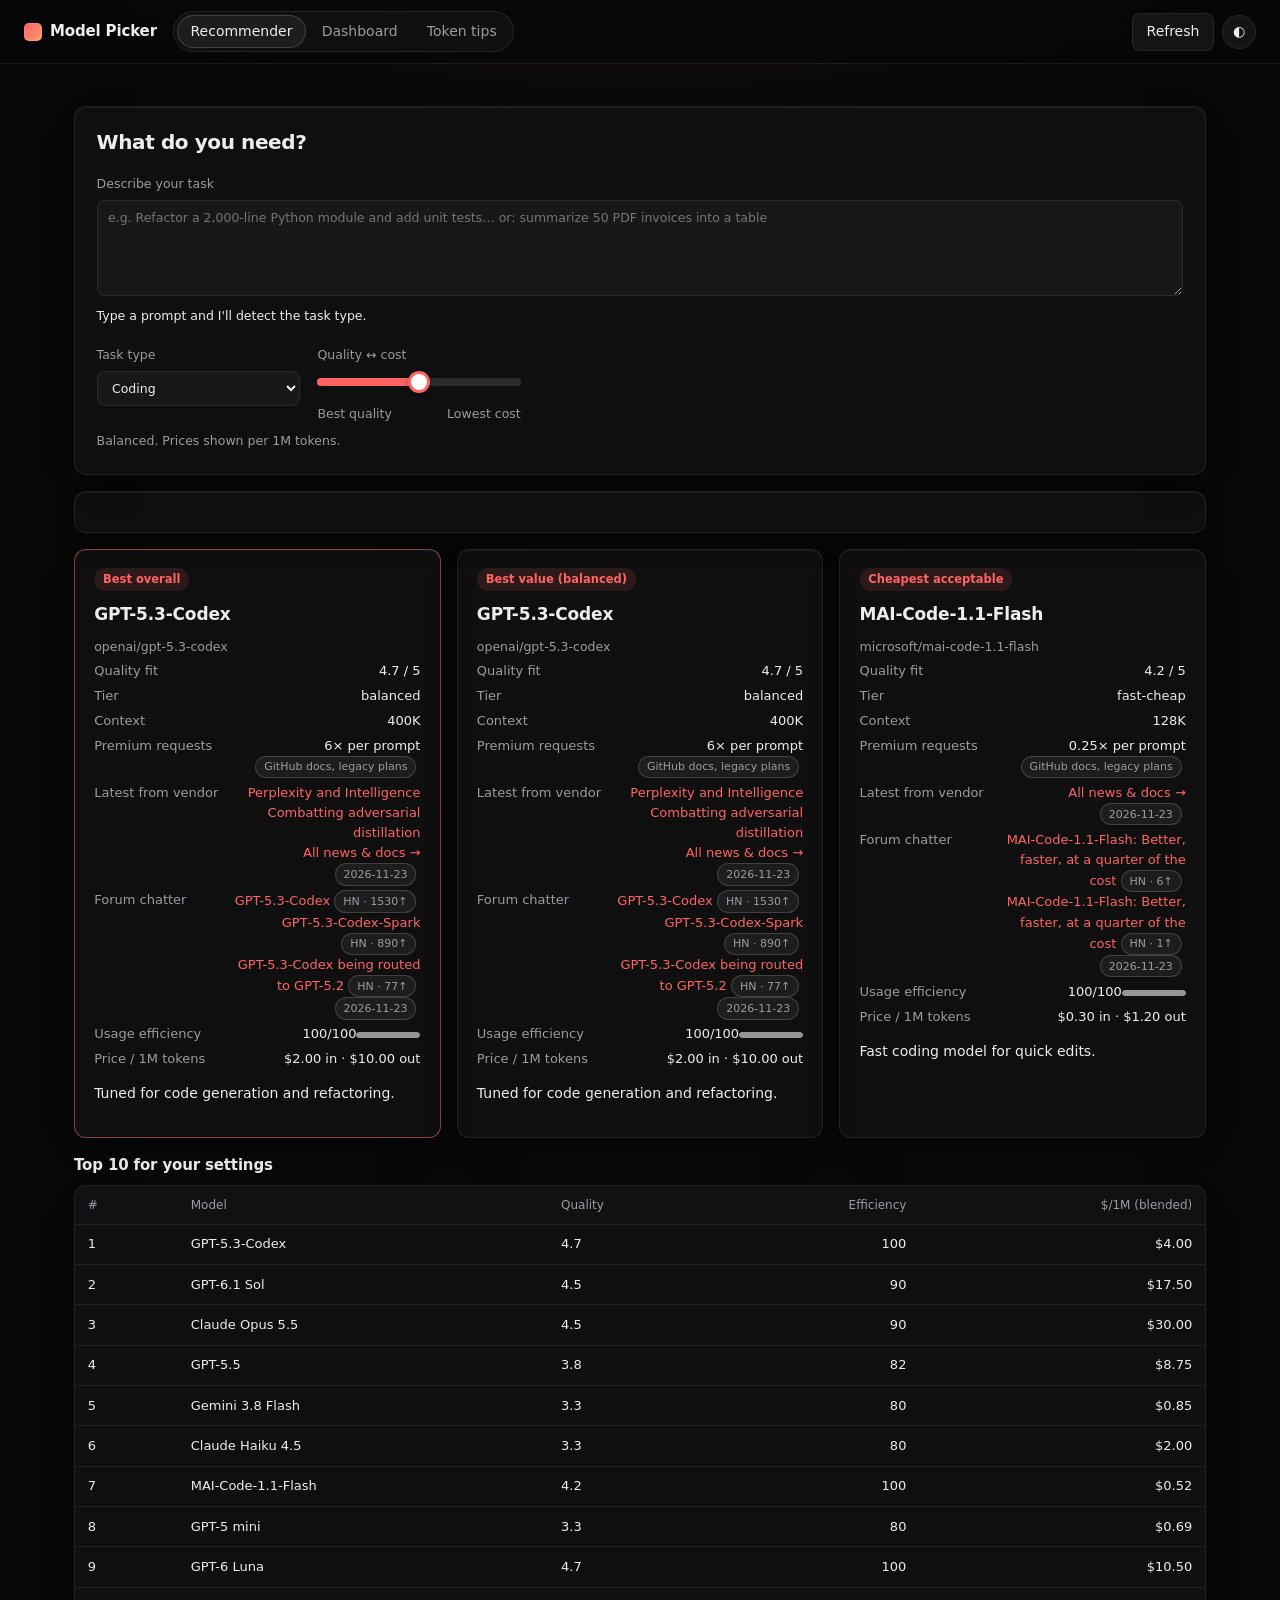
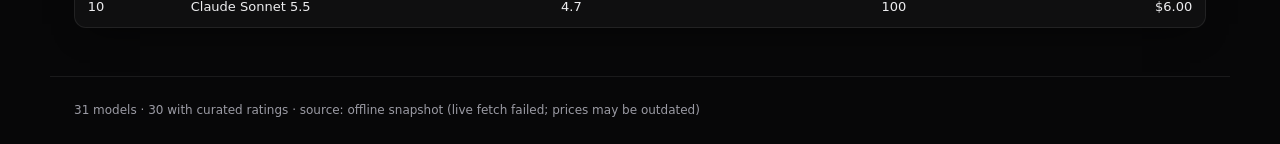
<file: index.html>
<!DOCTYPE html>
<html lang="en">
<head>
<meta charset="utf-8">
<meta name="viewport" content="width=device-width, initial-scale=1">
<title>Model Picker</title>
<link rel="stylesheet" href="style.css">
</head>
<body>
<header>
  <h1>Model Picker</h1>
  <nav id="tabs">
    <button data-view="recommender" class="active">Recommender</button>
    <button data-view="dashboard">Dashboard</button>
    <button data-view="tips">Token tips</button>
  </nav>
  <div class="header-right">
    <button id="refresh">Refresh</button>
    <button id="theme" aria-label="Toggle theme">◐</button>
  </div>
</header>
<div id="status" role="status"></div>

<main>
<section id="view-recommender" class="view">
  <div class="panel">
    <h2>What do you need?</h2>
    <div class="grid">
      <label class="wide">Describe your task
        <textarea id="prompt" rows="4" placeholder="e.g. Refactor a 2,000-line Python module and add unit tests… or: summarize 50 PDF invoices into a table"></textarea>
        <span class="hint"><span id="detected">Type a prompt and I'll detect the task type.</span></span>
      </label>
      <label id="taskWrap">Task type
        <select id="task">
          <optgroup label="General">
            <option value="coding">Coding</option>
            <option value="reasoning">Reasoning / analysis</option>
            <option value="writing">Writing</option>
            <option value="extraction">Summarization / extraction</option>
            <option value="vision">Vision (images)</option>
            <option value="speed">Fast chat / low latency</option>
          </optgroup>
          <optgroup label="Design &amp; UX">
            <option value="uxdesign">UI / visual design review</option>
            <option value="uxwriting">UX writing &amp; microcopy</option>
            <option value="research">UX research synthesis</option>
            <option value="frontend">Design → front-end code</option>
          </optgroup>
          <optgroup label="Other">
            <option value="data">Data &amp; spreadsheets</option>
            <option value="ideation">Brainstorming &amp; ideation</option>
            <option value="agentic">Multi-step agent tasks</option>
            <option value="longdoc">Long documents</option>
            <option value="translation">Translation &amp; localization</option>
          </optgroup>
        </select>
      </label>
      <label class="costonly">Quality ↔ cost
        <input type="range" id="slider" min="0" max="100" value="50">
        <span class="hint"><span>Best quality</span><span>Lowest cost</span></span>
      </label>
    </div>
    <p class="hint" id="modeHint"></p>
  </div>
  <div id="usage" class="panel"></div>
  <div id="results"></div>
</section>

<section id="view-dashboard" class="view" hidden>
  <div class="panel">
    <div class="grid">
      <label>Search <input type="search" id="q" placeholder="name or id"></label>
      <label>Tier
        <select id="tierFilter"><option value="">All</option><option>flagship</option><option>balanced</option><option>fast-cheap</option></select>
      </label>
      <label class="check"><input type="checkbox" id="fVision"> Vision only</label>
      <label class="check"><input type="checkbox" id="fRated"> Rated only</label>
      <button id="compareBtn">Compare selected (<span id="cmpCount">0</span>)</button>
    </div>
  </div>
  <div id="compare"></div>
  <div class="table-wrap"><table id="table"></table></div>
</section>

<section id="view-tips" class="view" hidden>
  <div class="panel tips">
    <h2>Token-cost tips</h2>
    <ul>
      <li><b>Output costs 3–5× input.</b> Ask for concise answers, set <code>max_tokens</code>, and request structured output (JSON) instead of prose.</li>
      <li><b>Cache the prefix.</b> Put stable instructions and documents first; prompt caching typically discounts repeated input by 50–90%.</li>
      <li><b>Route by difficulty.</b> Use a fast-cheap model for classification and extraction; escalate to a flagship only when needed.</li>
      <li><b>Trim context.</b> Send only relevant chunks (retrieval) rather than whole documents. Long prompts cost money and can reduce accuracy.</li>
      <li><b>Mind reasoning models.</b> They bill hidden thinking tokens as output; budget 2–10× more output than the visible answer.</li>
      <li><b>Batch where latency allows.</b> Batch APIs are commonly ~50% cheaper.</li>
      <li><b>Keep conversations short.</b> Each turn resends history; summarize or truncate old turns.</li>
      <li><b>Measure.</b> Log tokens per request and watch % of context used; above ~70% quality and cost both suffer.</li>
      <li><b>Even if cost isn't your concern,</b> fewer tokens means lower latency and rate-limit headroom.</li>
    </ul>
  </div>
</section>
</main>
<footer id="footer"></footer>
<script src="app.js"></script>
</body>
</html>
</file>
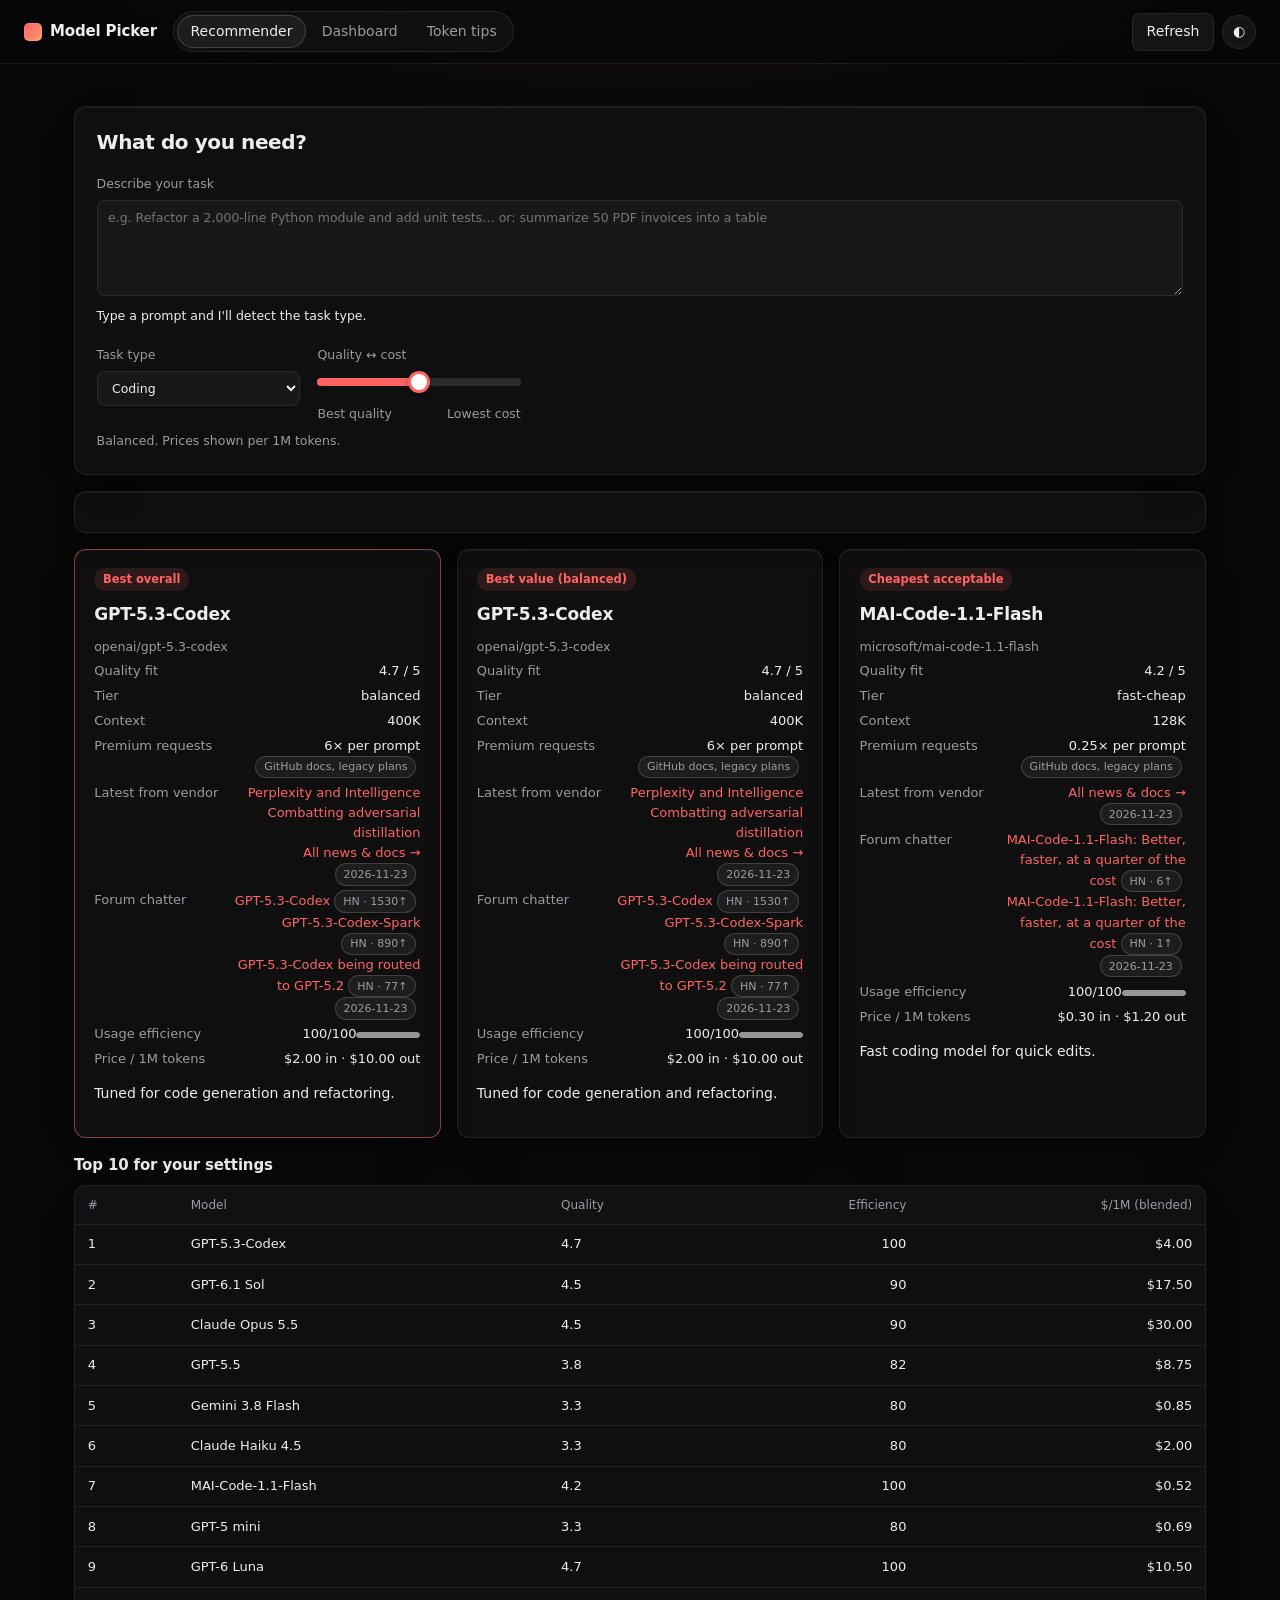
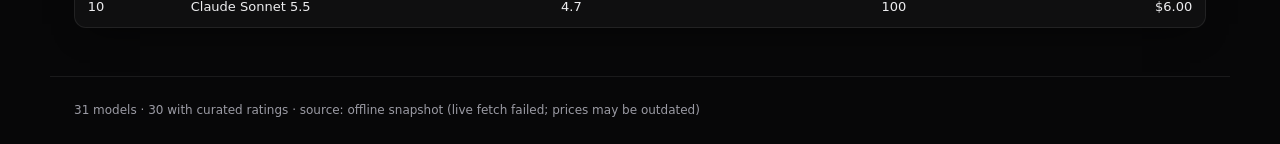
<file: model-picker.html>
<!DOCTYPE html>
<html lang="en">
<head>
<meta charset="utf-8">
<meta name="viewport" content="width=device-width, initial-scale=1">
<title>Model Picker</title>
<style>
:root{
  --bg:#f7f7f8;--bg2:#ffffff;--fg:#111114;--mut:#5d5d66;--panel:#ffffff;--panel2:#f2f2f4;
  --bd:rgba(0,0,0,.09);--bd2:rgba(0,0,0,.16);--acc:#d93a3f;--acc-soft:rgba(217,58,63,.1);
  --ok:#14804a;--warn:#a15c00;--track:#e2e2e6;--shadow:0 1px 2px rgba(0,0,0,.04),0 8px 24px -12px rgba(0,0,0,.12);
  --glow:radial-gradient(1200px 420px at 50% -180px,rgba(255,99,99,.10),transparent 70%);
  --hdr:rgba(247,247,248,.8);--r:12px;--r-sm:8px;
  color-scheme:light;
}
[data-theme=dark]{
  --bg:#070708;--bg2:#0d0d0f;--fg:#ededef;--mut:#9b9ba4;--panel:rgba(255,255,255,.035);--panel2:rgba(255,255,255,.06);
  --bd:rgba(255,255,255,.08);--bd2:rgba(255,255,255,.16);--acc:#ff6363;--acc-soft:rgba(255,99,99,.12);
  --ok:#4ade80;--warn:#fbbf24;--track:rgba(255,255,255,.12);--shadow:0 1px 0 rgba(255,255,255,.04) inset,0 12px 32px -16px rgba(0,0,0,.8);
  --glow:radial-gradient(1100px 460px at 50% -200px,rgba(255,99,99,.16),transparent 70%);
  --hdr:rgba(7,7,8,.72);
  color-scheme:dark;
}
*{box-sizing:border-box}
[hidden]{display:none!important}
html{-webkit-text-size-adjust:100%}
body{margin:0;font:14px/1.55 Inter,ui-sans-serif,system-ui,-apple-system,"Segoe UI",Roboto,sans-serif;
  background:var(--bg) var(--glow) no-repeat;background-attachment:fixed;color:var(--fg);
  -webkit-font-smoothing:antialiased;font-feature-settings:"cv11","ss01"}
a{color:var(--acc);text-decoration:none}a:hover{text-decoration:underline}
:focus-visible{outline:2px solid var(--acc);outline-offset:2px}

header{position:sticky;top:0;z-index:10;display:flex;align-items:center;gap:1rem;flex-wrap:wrap;
  padding:.7rem 1.5rem;background:var(--hdr);backdrop-filter:blur(14px) saturate(140%);
  -webkit-backdrop-filter:blur(14px) saturate(140%);border-bottom:1px solid var(--bd)}
h1{font-size:15px;font-weight:650;letter-spacing:-.01em;margin:0;display:flex;align-items:center;gap:.5rem}
h1::before{content:"";width:18px;height:18px;border-radius:5px;background:linear-gradient(135deg,var(--acc),#ff9a6b);
  box-shadow:0 0 0 1px rgba(255,255,255,.12) inset}
nav#tabs{display:flex;gap:2px;padding:3px;border:1px solid var(--bd);border-radius:999px;background:var(--panel)}
nav#tabs button{border:0;background:transparent;color:var(--mut);padding:.35rem .85rem;border-radius:999px;font-weight:500}
nav#tabs button:hover{color:var(--fg)}
nav#tabs button.active{background:var(--panel2);color:var(--fg);box-shadow:0 0 0 1px var(--bd2) inset}
.header-right{margin-left:auto;display:flex;gap:.5rem;align-items:center}

main{max-width:1180px;margin:0 auto;padding:2rem 1.5rem 3rem}
h2{font-size:20px;font-weight:650;letter-spacing:-.02em;margin:0 0 1rem}
h3{font-size:15px;font-weight:600;letter-spacing:-.01em;margin:.25rem 0 .5rem}
h3 small{color:var(--mut);font-weight:400;font-size:12px}

.panel{background:var(--panel);border:1px solid var(--bd);border-radius:var(--r);padding:1.25rem 1.35rem;
  margin-bottom:1rem;box-shadow:var(--shadow)}
.grid{display:grid;grid-template-columns:repeat(auto-fit,minmax(200px,1fr));gap:1rem 1.1rem;align-items:end}
.grid .wide{grid-column:1/-1}
#view-recommender .grid{align-items:start}
label{display:flex;flex-direction:column;gap:.4rem;font-size:12.5px;font-weight:500;color:var(--mut)}
label.check{flex-direction:row;align-items:center;gap:.5rem;color:var(--fg);font-weight:400;font-size:13.5px}

input,select,button,textarea{font:inherit;color:var(--fg)}
input[type=text],input[type=search],input[type=number],input:not([type]),select,textarea{
  background:var(--bg2);border:1px solid var(--bd);border-radius:var(--r-sm);padding:.5rem .65rem;
  transition:border-color .15s,box-shadow .15s}
[data-theme=dark] input:not([type=range]):not([type=checkbox]),[data-theme=dark] select,[data-theme=dark] textarea{background:rgba(255,255,255,.04)}
input:hover,select:hover,textarea:hover{border-color:var(--bd2)}
input:focus,select:focus,textarea:focus{outline:none;border-color:var(--acc);box-shadow:0 0 0 3px var(--acc-soft)}
textarea{width:100%;min-height:96px;resize:vertical;line-height:1.5;color:var(--fg)}
select optgroup{color:var(--mut)}
input[type=checkbox]{accent-color:var(--acc);width:15px;height:15px}

button{background:var(--panel2);border:1px solid var(--bd);border-radius:var(--r-sm);padding:.45rem .85rem;
  cursor:pointer;font-weight:500;transition:background .15s,border-color .15s}
button:hover{border-color:var(--bd2);background:var(--acc-soft)}
button:active{transform:translateY(1px)}
button:disabled{opacity:.45;cursor:not-allowed}
#theme{width:34px;height:34px;padding:0;border-radius:999px}
.linkbtn{background:none;border:0;padding:0;color:var(--acc);text-decoration:underline;text-underline-offset:2px}
.linkbtn:hover{background:none}

.hint{color:var(--mut);font-size:12.5px;font-weight:400;margin:.25rem 0}
#status{color:var(--mut);font-size:12.5px;max-width:1180px;margin:0 auto;padding:.6rem 1.5rem 0}
#detected{color:var(--fg)}

#slider{-webkit-appearance:none;appearance:none;width:100%;height:22px;margin:0;padding:0;background:transparent;--p:50%;cursor:pointer}
#slider:focus{outline:none;box-shadow:none}
#slider::-webkit-slider-runnable-track{height:8px;border-radius:999px;background:linear-gradient(to right,var(--acc) var(--p),var(--track) var(--p))}
#slider::-webkit-slider-thumb{-webkit-appearance:none;width:22px;height:22px;margin-top:-7px;border-radius:50%;
  background:#fff;border:3px solid var(--acc);box-shadow:0 2px 6px rgba(0,0,0,.35)}
#slider:focus-visible::-webkit-slider-thumb{box-shadow:0 0 0 4px var(--acc-soft),0 2px 6px rgba(0,0,0,.35)}
#slider::-moz-range-track{height:8px;border-radius:999px;background:var(--track)}
#slider::-moz-range-progress{height:8px;border-radius:999px;background:var(--acc)}
#slider::-moz-range-thumb{width:16px;height:16px;border-radius:50%;background:#fff;border:3px solid var(--acc)}
label.costonly .hint{display:flex;justify-content:space-between}

.toggle{display:inline-flex;align-items:center;gap:.5rem;color:var(--fg);font-size:13.5px}
.ign .costonly{opacity:.4;pointer-events:none}

.cards{display:grid;grid-template-columns:repeat(auto-fit,minmax(260px,1fr));gap:1rem;margin:1rem 0}
.card{position:relative;background:var(--panel);border:1px solid var(--bd);border-radius:var(--r);padding:1.1rem 1.2rem;
  box-shadow:var(--shadow);transition:border-color .15s,transform .15s}
.card:hover{border-color:var(--bd2)}
.card:first-child{border-color:color-mix(in srgb,var(--acc) 45%,var(--bd))}
.card .label{display:inline-block;font-size:11.5px;font-weight:600;color:var(--acc);background:var(--acc-soft);
  padding:.15rem .55rem;border-radius:999px;margin-bottom:.5rem}
.card h3{font-size:17px;margin:.15rem 0 .6rem}
.card dl{display:grid;grid-template-columns:auto 1fr;gap:.3rem .9rem;margin:0;font-size:13px}
.card dt{color:var(--mut)}
.card dd{margin:0;text-align:right;font-variant-numeric:tabular-nums}

.badge{display:inline-block;font-size:11px;font-weight:500;padding:.1rem .5rem;border-radius:999px;
  border:1px solid var(--bd2);color:var(--mut);background:var(--panel2);margin-right:.25rem;white-space:nowrap}
.bar{display:inline-block;width:64px;height:6px;border-radius:999px;background:var(--track);vertical-align:middle;overflow:hidden}
.bar i{display:block;height:100%;border-radius:999px;background:var(--fg);opacity:.55}
.bar.hot i{background:var(--acc);opacity:1}

.table-wrap{overflow:auto;border:1px solid var(--bd);border-radius:var(--r);background:var(--panel);box-shadow:var(--shadow)}
table{border-collapse:collapse;width:100%;font-size:13px}
th,td{padding:.6rem .8rem;border-bottom:1px solid var(--bd);text-align:left;white-space:nowrap}
tr:last-child td{border-bottom:0}
th{position:sticky;top:0;background:var(--bg2);font-weight:500;color:var(--mut);font-size:12px;z-index:1}
[data-theme=dark] th{background:#111113}
th[data-k]{cursor:pointer;user-select:none}th[data-k]:hover{color:var(--fg)}
tbody tr:hover td{background:var(--panel2)}
td.n,th.n{text-align:right;font-variant-numeric:tabular-nums}

.tips ul{margin:.25rem 0 0;padding-left:1.1rem}
.tips li{margin:.45rem 0;color:var(--fg)}
.tips li::marker{color:var(--acc)}
code{font:12.5px ui-monospace,SFMono-Regular,Menlo,monospace;background:var(--panel2);border:1px solid var(--bd);
  padding:.05rem .35rem;border-radius:5px}

footer{max-width:1180px;margin:0 auto;padding:1.5rem;color:var(--mut);font-size:12px;border-top:1px solid var(--bd)}

@media (max-width:640px){
  header{padding:.6rem 1rem}
  nav#tabs{order:3;width:100%;justify-content:space-between}
  nav#tabs button{flex:1}
  main{padding:1.25rem 1rem 2rem}
  .panel{padding:1rem}
}
@media (prefers-reduced-motion:reduce){*{transition:none!important}}

</style>
</head>
<body>
<header>
  <h1>Model Picker</h1>
  <nav id="tabs">
    <button data-view="recommender" class="active">Recommender</button>
    <button data-view="dashboard">Dashboard</button>
    <button data-view="tips">Token tips</button>
  </nav>
  <div class="header-right">
    <button id="refresh">Refresh</button>
    <button id="theme" aria-label="Toggle theme">◐</button>
  </div>
</header>
<div id="status" role="status"></div>

<main>
<section id="view-recommender" class="view">
  <div class="panel">
    <h2>What do you need?</h2>
    <div class="grid">
      <label class="wide">Describe your task
        <textarea id="prompt" rows="4" placeholder="e.g. Refactor a 2,000-line Python module and add unit tests… or: summarize 50 PDF invoices into a table"></textarea>
        <span class="hint"><span id="detected">Type a prompt and I'll detect the task type.</span></span>
      </label>
      <label id="taskWrap">Task type
        <select id="task">
          <optgroup label="General">
            <option value="coding">Coding</option>
            <option value="reasoning">Reasoning / analysis</option>
            <option value="writing">Writing</option>
            <option value="extraction">Summarization / extraction</option>
            <option value="vision">Vision (images)</option>
            <option value="speed">Fast chat / low latency</option>
          </optgroup>
          <optgroup label="Design &amp; UX">
            <option value="uxdesign">UI / visual design review</option>
            <option value="uxwriting">UX writing &amp; microcopy</option>
            <option value="research">UX research synthesis</option>
            <option value="frontend">Design → front-end code</option>
          </optgroup>
          <optgroup label="Other">
            <option value="data">Data &amp; spreadsheets</option>
            <option value="ideation">Brainstorming &amp; ideation</option>
            <option value="agentic">Multi-step agent tasks</option>
            <option value="longdoc">Long documents</option>
            <option value="translation">Translation &amp; localization</option>
          </optgroup>
        </select>
      </label>
      <label class="costonly">Quality ↔ cost
        <input type="range" id="slider" min="0" max="100" value="50">
        <span class="hint"><span>Best quality</span><span>Lowest cost</span></span>
      </label>
    </div>
    <p class="hint" id="modeHint"></p>
  </div>
  <div id="usage" class="panel"></div>
  <div id="results"></div>
</section>

<section id="view-dashboard" class="view" hidden>
  <div class="panel">
    <div class="grid">
      <label>Search <input type="search" id="q" placeholder="name or id"></label>
      <label>Tier
        <select id="tierFilter"><option value="">All</option><option>flagship</option><option>balanced</option><option>fast-cheap</option></select>
      </label>
      <label class="check"><input type="checkbox" id="fVision"> Vision only</label>
      <label class="check"><input type="checkbox" id="fRated"> Rated only</label>
      <button id="compareBtn">Compare selected (<span id="cmpCount">0</span>)</button>
    </div>
  </div>
  <div id="compare"></div>
  <div class="table-wrap"><table id="table"></table></div>
</section>

<section id="view-tips" class="view" hidden>
  <div class="panel tips">
    <h2>Token-cost tips</h2>
    <ul>
      <li><b>Output costs 3–5× input.</b> Ask for concise answers, set <code>max_tokens</code>, and request structured output (JSON) instead of prose.</li>
      <li><b>Cache the prefix.</b> Put stable instructions and documents first; prompt caching typically discounts repeated input by 50–90%.</li>
      <li><b>Route by difficulty.</b> Use a fast-cheap model for classification and extraction; escalate to a flagship only when needed.</li>
      <li><b>Trim context.</b> Send only relevant chunks (retrieval) rather than whole documents. Long prompts cost money and can reduce accuracy.</li>
      <li><b>Mind reasoning models.</b> They bill hidden thinking tokens as output; budget 2–10× more output than the visible answer.</li>
      <li><b>Batch where latency allows.</b> Batch APIs are commonly ~50% cheaper.</li>
      <li><b>Keep conversations short.</b> Each turn resends history; summarize or truncate old turns.</li>
      <li><b>Measure.</b> Log tokens per request and watch % of context used; above ~70% quality and cost both suffer.</li>
      <li><b>Even if cost isn't your concern,</b> fewer tokens means lower latency and rate-limit headroom.</li>
    </ul>
  </div>
</section>
</main>
<footer id="footer"></footer>
<script>window.__EMBED={"models-curated.json": {"_note": "Edit freely. Ratings 1-5 (0 = no capability). Key = OpenRouter model id. tier: flagship|balanced|fast-cheap.", "models": {"anthropic/claude-opus-4.1": {"tier": "flagship", "ratings": {"coding": 5, "reasoning": 5, "writing": 5, "extraction": 4, "vision": 4, "speed": 2}, "notes": "Top-tier quality for hard coding/agentic work; slow and pricey."}, "anthropic/claude-sonnet-4": {"tier": "balanced", "ratings": {"coding": 5, "reasoning": 4, "writing": 5, "extraction": 4, "vision": 4, "speed": 3}, "notes": "Excellent coding/writing default."}, "anthropic/claude-3.5-haiku": {"tier": "fast-cheap", "ratings": {"coding": 3, "reasoning": 3, "writing": 4, "extraction": 4, "vision": 0, "speed": 5}, "notes": "Quick, inexpensive text tasks."}, "openai/gpt-4o": {"tier": "balanced", "ratings": {"coding": 4, "reasoning": 4, "writing": 4, "extraction": 4, "vision": 4, "speed": 4}, "notes": "Solid all-rounder."}, "openai/gpt-4o-mini": {"tier": "fast-cheap", "ratings": {"coding": 3, "reasoning": 3, "writing": 3, "extraction": 4, "vision": 3, "speed": 5}, "notes": "Cheap extraction and chat."}, "openai/gpt-4.1": {"tier": "balanced", "ratings": {"coding": 5, "reasoning": 4, "writing": 4, "extraction": 5, "vision": 4, "speed": 4}, "notes": "Strong coding and instruction following; 1M context."}, "openai/gpt-4.1-mini": {"tier": "fast-cheap", "ratings": {"coding": 4, "reasoning": 3, "writing": 4, "extraction": 4, "vision": 4, "speed": 5}, "notes": "Great value; long context."}, "openai/o3": {"tier": "flagship", "ratings": {"coding": 5, "reasoning": 5, "writing": 3, "extraction": 4, "vision": 4, "speed": 2}, "notes": "Deep reasoning; uses hidden reasoning tokens."}, "openai/o4-mini": {"tier": "balanced", "ratings": {"coding": 4, "reasoning": 5, "writing": 3, "extraction": 4, "vision": 4, "speed": 3}, "notes": "Cheap reasoning; reasoning tokens add output cost."}, "google/gemini-2.5-pro": {"tier": "flagship", "ratings": {"coding": 5, "reasoning": 5, "writing": 4, "extraction": 5, "vision": 5, "speed": 3}, "notes": "Best for huge documents and multimodal input."}, "google/gemini-2.5-flash": {"tier": "fast-cheap", "ratings": {"coding": 4, "reasoning": 4, "writing": 4, "extraction": 5, "vision": 4, "speed": 5}, "notes": "Fast, cheap, 1M context."}, "meta-llama/llama-3.3-70b-instruct": {"tier": "fast-cheap", "ratings": {"coding": 3, "reasoning": 3, "writing": 3, "extraction": 3, "vision": 0, "speed": 4}, "notes": "Open weights, very cheap."}, "deepseek/deepseek-chat": {"tier": "fast-cheap", "ratings": {"coding": 4, "reasoning": 4, "writing": 3, "extraction": 3, "vision": 0, "speed": 3}, "notes": "Strong value for coding."}, "deepseek/deepseek-r1": {"tier": "balanced", "ratings": {"coding": 4, "reasoning": 5, "writing": 3, "extraction": 3, "vision": 0, "speed": 2}, "notes": "Cheap reasoning; verbose output."}, "mistralai/mistral-large": {"tier": "balanced", "ratings": {"coding": 3, "reasoning": 4, "writing": 4, "extraction": 3, "vision": 0, "speed": 3}, "notes": "Good multilingual writing."}, "mistralai/mistral-small-3.2-24b-instruct": {"tier": "fast-cheap", "ratings": {"coding": 3, "reasoning": 2, "writing": 3, "extraction": 3, "vision": 2, "speed": 5}, "notes": "Very cheap small model."}, "qwen/qwen-2.5-72b-instruct": {"tier": "fast-cheap", "ratings": {"coding": 4, "reasoning": 3, "writing": 3, "extraction": 3, "vision": 0, "speed": 4}, "notes": "Capable open model; short context."}, "x-ai/grok-4": {"tier": "flagship", "ratings": {"coding": 4, "reasoning": 5, "writing": 4, "extraction": 4, "vision": 3, "speed": 2}, "notes": "Strong reasoning."}, "anthropic/claude-opus-4.5": {"tier": "flagship", "ratings": {"coding": 5, "reasoning": 5, "writing": 5, "extraction": 4, "vision": 4, "speed": 2}, "notes": "Top-tier quality for hard coding/agentic work; slow and pricey."}, "anthropic/claude-sonnet-4.5": {"tier": "balanced", "ratings": {"coding": 5, "reasoning": 4, "writing": 5, "extraction": 4, "vision": 4, "speed": 3}, "notes": "Excellent coding/writing default."}, "anthropic/claude-haiku-4.5": {"tier": "fast-cheap", "ratings": {"coding": 3, "reasoning": 3, "writing": 4, "extraction": 4, "vision": 0, "speed": 5}, "notes": "Quick, inexpensive text tasks."}}}, "models-snapshot.json": {"_note": "Offline fallback in OpenRouter /api/v1/models shape. Prices are approximate and may be stale; Refresh pulls live data.", "data": [{"id": "anthropic/claude-opus-4.1", "name": "Claude Opus 4.1", "context_length": 200000, "pricing": {"prompt": "1.5e-05", "completion": "7.5e-05"}, "architecture": {"input_modalities": ["text", "image"]}}, {"id": "anthropic/claude-sonnet-4", "name": "Claude Sonnet 4", "context_length": 200000, "pricing": {"prompt": "3e-06", "completion": "1.5e-05"}, "architecture": {"input_modalities": ["text", "image"]}}, {"id": "anthropic/claude-3.5-haiku", "name": "Claude 3.5 Haiku", "context_length": 200000, "pricing": {"prompt": "8.000000000000001e-07", "completion": "4e-06"}, "architecture": {"input_modalities": ["text"]}}, {"id": "openai/gpt-4o", "name": "GPT-4o", "context_length": 128000, "pricing": {"prompt": "2.5e-06", "completion": "1e-05"}, "architecture": {"input_modalities": ["text", "image"]}}, {"id": "openai/gpt-4o-mini", "name": "GPT-4o mini", "context_length": 128000, "pricing": {"prompt": "1.5e-07", "completion": "6e-07"}, "architecture": {"input_modalities": ["text", "image"]}}, {"id": "openai/gpt-4.1", "name": "GPT-4.1", "context_length": 1047576, "pricing": {"prompt": "2e-06", "completion": "8e-06"}, "architecture": {"input_modalities": ["text", "image"]}}, {"id": "openai/gpt-4.1-mini", "name": "GPT-4.1 mini", "context_length": 1047576, "pricing": {"prompt": "4.0000000000000003e-07", "completion": "1.6000000000000001e-06"}, "architecture": {"input_modalities": ["text", "image"]}}, {"id": "openai/o3", "name": "o3", "context_length": 200000, "pricing": {"prompt": "2e-06", "completion": "8e-06"}, "architecture": {"input_modalities": ["text", "image"]}}, {"id": "openai/o4-mini", "name": "o4-mini", "context_length": 200000, "pricing": {"prompt": "1.1e-06", "completion": "4.4e-06"}, "architecture": {"input_modalities": ["text", "image"]}}, {"id": "google/gemini-2.5-pro", "name": "Gemini 2.5 Pro", "context_length": 1048576, "pricing": {"prompt": "1.25e-06", "completion": "1e-05"}, "architecture": {"input_modalities": ["text", "image"]}}, {"id": "google/gemini-2.5-flash", "name": "Gemini 2.5 Flash", "context_length": 1048576, "pricing": {"prompt": "3e-07", "completion": "2.5e-06"}, "architecture": {"input_modalities": ["text", "image"]}}, {"id": "meta-llama/llama-3.3-70b-instruct", "name": "Llama 3.3 70B Instruct", "context_length": 131072, "pricing": {"prompt": "1.2e-07", "completion": "3e-07"}, "architecture": {"input_modalities": ["text"]}}, {"id": "deepseek/deepseek-chat", "name": "DeepSeek V3", "context_length": 163840, "pricing": {"prompt": "2.7e-07", "completion": "1.1e-06"}, "architecture": {"input_modalities": ["text"]}}, {"id": "deepseek/deepseek-r1", "name": "DeepSeek R1", "context_length": 163840, "pricing": {"prompt": "5.5e-07", "completion": "2.2e-06"}, "architecture": {"input_modalities": ["text"]}}, {"id": "mistralai/mistral-large", "name": "Mistral Large", "context_length": 128000, "pricing": {"prompt": "2e-06", "completion": "6e-06"}, "architecture": {"input_modalities": ["text"]}}, {"id": "mistralai/mistral-small-3.2-24b-instruct", "name": "Mistral Small 3.2 24B", "context_length": 131072, "pricing": {"prompt": "5.0000000000000004e-08", "completion": "1.0000000000000001e-07"}, "architecture": {"input_modalities": ["text", "image"]}}, {"id": "qwen/qwen-2.5-72b-instruct", "name": "Qwen 2.5 72B Instruct", "context_length": 32768, "pricing": {"prompt": "1.2e-07", "completion": "3.9e-07"}, "architecture": {"input_modalities": ["text"]}}, {"id": "x-ai/grok-4", "name": "Grok 4", "context_length": 256000, "pricing": {"prompt": "3e-06", "completion": "1.5e-05"}, "architecture": {"input_modalities": ["text", "image"]}}, {"id": "some-lab/unrated-demo-model", "name": "Unrated Demo Model", "context_length": 32000, "pricing": {"prompt": "5e-07", "completion": "1.5e-06"}, "architecture": {"input_modalities": ["text"]}}]}, "github-models.json": {"_note": "Models available in GitHub Copilot. Ratings, context and prices are ESTIMATES (Copilot bills by premium requests, not tokens).", "data": [{"id": "anthropic/claude-opus-5.5", "name": "Claude Opus 5.5", "context_length": 400000, "pricing": {"prompt": "1.5e-05", "completion": "7.5e-05"}, "architecture": {"input_modalities": ["text", "image"]}, "_tier": "flagship", "_ratings": {"coding": 5, "reasoning": 5, "writing": 5, "extraction": 4, "vision": 4, "speed": 2}, "_notes": "Top Anthropic model; best for hard agentic/coding work."}, {"id": "anthropic/claude-sonnet-5.5", "name": "Claude Sonnet 5.5", "context_length": 400000, "pricing": {"prompt": "3e-06", "completion": "1.5e-05"}, "architecture": {"input_modalities": ["text", "image"]}, "_tier": "balanced", "_ratings": {"coding": 5, "reasoning": 4, "writing": 5, "extraction": 4, "vision": 4, "speed": 3}, "_notes": "Strong all-rounder for coding and writing."}, {"id": "anthropic/claude-haiku-4.5", "name": "Claude Haiku 4.5", "context_length": 200000, "pricing": {"prompt": "1e-06", "completion": "5e-06"}, "architecture": {"input_modalities": ["text", "image"]}, "_tier": "fast-cheap", "_ratings": {"coding": 3, "reasoning": 3, "writing": 4, "extraction": 4, "vision": 3, "speed": 5}, "_notes": "Fast, cheap; good for extraction and chat.", "_multiplier": 0.33}, {"id": "openai/gpt-6.1-sol", "name": "GPT-6.1 Sol", "context_length": 400000, "pricing": {"prompt": "1e-05", "completion": "4e-05"}, "architecture": {"input_modalities": ["text", "image"]}, "_tier": "flagship", "_ratings": {"coding": 5, "reasoning": 5, "writing": 4, "extraction": 4, "vision": 4, "speed": 2}, "_notes": "Newest OpenAI flagship; deep reasoning."}, {"id": "openai/gpt-6-luna", "name": "GPT-6 Luna", "context_length": 400000, "pricing": {"prompt": "6e-06", "completion": "2.4e-05"}, "architecture": {"input_modalities": ["text", "image"]}, "_tier": "flagship", "_ratings": {"coding": 5, "reasoning": 5, "writing": 4, "extraction": 4, "vision": 4, "speed": 3}, "_notes": "Strong general-purpose OpenAI model."}, {"id": "openai/gpt-5.6-terra", "name": "GPT-5.6 Terra", "context_length": 400000, "pricing": {"prompt": "5e-06", "completion": "2e-05"}, "architecture": {"input_modalities": ["text", "image"]}, "_tier": "balanced", "_ratings": {"coding": 4, "reasoning": 4, "writing": 4, "extraction": 4, "vision": 4, "speed": 3}, "_notes": "Balanced quality and cost."}, {"id": "openai/gpt-5.5", "name": "GPT-5.5", "context_length": 400000, "pricing": {"prompt": "5e-06", "completion": "2e-05"}, "architecture": {"input_modalities": ["text", "image"]}, "_tier": "balanced", "_ratings": {"coding": 4, "reasoning": 4, "writing": 4, "extraction": 4, "vision": 4, "speed": 3}, "_notes": "Solid all-rounder.", "_multiplier": 57}, {"id": "openai/gpt-5.4-mini", "name": "GPT-5.4 mini", "context_length": 400000, "pricing": {"prompt": "5e-07", "completion": "2e-06"}, "architecture": {"input_modalities": ["text", "image"]}, "_tier": "fast-cheap", "_ratings": {"coding": 3, "reasoning": 3, "writing": 3, "extraction": 4, "vision": 3, "speed": 5}, "_notes": "Cheap and quick for simple tasks.", "_multiplier": 6}, {"id": "openai/gpt-5-mini", "name": "GPT-5 mini", "context_length": 400000, "pricing": {"prompt": "2.5e-07", "completion": "2e-06"}, "architecture": {"input_modalities": ["text", "image"]}, "_tier": "fast-cheap", "_ratings": {"coding": 3, "reasoning": 3, "writing": 3, "extraction": 3, "vision": 3, "speed": 5}, "_notes": "Very cheap, light reasoning.", "_multiplier": 0.33}, {"id": "openai/gpt-5.3-codex", "name": "GPT-5.3-Codex", "context_length": 400000, "pricing": {"prompt": "2e-06", "completion": "1e-05"}, "architecture": {"input_modalities": ["text"]}, "_tier": "balanced", "_ratings": {"coding": 5, "reasoning": 4, "writing": 2, "extraction": 3, "vision": 0, "speed": 3}, "_notes": "Tuned for code generation and refactoring.", "_multiplier": 6}, {"id": "microsoft/mai-code-1.1-flash", "name": "MAI-Code-1.1-Flash", "context_length": 128000, "pricing": {"prompt": "3e-07", "completion": "1.2e-06"}, "architecture": {"input_modalities": ["text"]}, "_tier": "fast-cheap", "_ratings": {"coding": 4, "reasoning": 3, "writing": 2, "extraction": 3, "vision": 0, "speed": 5}, "_notes": "Fast coding model for quick edits.", "_multiplier": 0.25}, {"id": "google/gemini-3.8-flash", "name": "Gemini 3.8 Flash", "context_length": 1000000, "pricing": {"prompt": "3e-07", "completion": "2.5e-06"}, "architecture": {"input_modalities": ["text", "image"]}, "_tier": "fast-cheap", "_ratings": {"coding": 3, "reasoning": 3, "writing": 3, "extraction": 4, "vision": 4, "speed": 5}, "_notes": "Fast, huge context; great for summarizing long inputs."}]}, "reddit-signals.json": {"fetched": null, "models": {}}, "vendor-releases.json": {"fetched": "2026-11-23", "vendors": {"anthropic": {"url": "https://www.anthropic.com/news", "items": [{"title": "Announcements", "url": "https://www.anthropic.com/news/announcements", "date": ""}, {"title": "Public benefit fund", "url": "https://www.anthropic.com/news/public-benefit-fund", "date": ""}, {"title": "S1 sec", "url": "https://www.anthropic.com/news/s1-sec", "date": ""}]}, "openai": {"url": "https://openai.com/news/", "items": [{"title": "Perplexity and Intelligence", "url": "https://openai.com/index/perplexity-and-intelligence", "date": "Sun, 22 Nov 2026"}, {"title": "Combatting adversarial distillation", "url": "https://openai.com/index/combatting-adversarial-distillation", "date": "Fri, 20 Nov 2026"}, {"title": "Hebbia sees improvements in financial research with GPT-6 Astra", "url": "https://openai.com/business/customer-stories/hebbia", "date": "Fri, 20 Nov 2026"}]}, "google": {"url": "https://blog.google/technology/ai/", "items": [{"title": "A more tailored Google Search that\u2019s uniquely yours", "url": "https://blog.google/products-and-platforms/products/search/google-search-personal-intelligence-apps/", "date": "Mon, 23 Nov 2026"}, {"title": "Introducing Tool Retrieval in the Gemini API", "url": "https://blog.google/innovation-and-ai/technology/developers-tools/gemini-api-tool-retrieval/", "date": "Thu, 19 Nov 2026"}, {"title": "Walter Isaacson on curiosity and creativity in the AI age.", "url": "https://blog.google/innovation-and-ai/technology/ai/dialogues-walter-isaacson/", "date": "Thu, 19 Nov 2026"}]}, "microsoft": {"url": "https://azure.microsoft.com/en-us/blog/", "items": []}}}, "forum-signals.json": {"fetched": "2026-11-23", "models": {"anthropic/claude-opus-5.5": {"mentions": 10, "threads": [{"title": "Claude Opus 5.5", "url": "https://news.ycombinator.com/item?id=49803892", "src": "HN", "score": 1806}, {"title": "Claude Opus 5.5 Intelligence, Performance and Price Analysis (Max)", "url": "https://news.ycombinator.com/item?id=49804316", "src": "HN", "score": 333}, {"title": "Claude Opus 5.5", "url": "https://news.ycombinator.com/item?id=49803863", "src": "HN", "score": 273}]}, "anthropic/claude-sonnet-5.5": {"mentions": 4, "threads": [{"title": "Claude Sonnet 5.5 for code review: More catches than Sonnet 5, in half the time", "url": "https://news.ycombinator.com/item?id=49896246", "src": "HN", "score": 4}, {"title": "Claude Sonnet 5.5 (Max Effort) Intelligence, Performance and Price Analysis", "url": "https://news.ycombinator.com/item?id=49882688", "src": "HN", "score": 4}, {"title": "2026 Frontier Token Economics: GPT-6.1 Terra Pro vs Claude Sonnet 5.5 vs DeepSeek V4.1 (And Why Deploys Bust Your Prefix Cache)", "url": "https://dev.to/tokenmargindev/2026-frontier-token-economics-gpt-61-terra-pro-vs-claude-sonnet-55-vs-deepseek-v41-and-why-1g81", "src": "Dev.to", "score": 3}]}, "anthropic/claude-haiku-4.5": {"mentions": 9, "threads": [{"title": "Claude Haiku 4.5", "url": "https://news.ycombinator.com/item?id=45595403", "src": "HN", "score": 730}, {"title": "Claude Haiku 4.5 System Card [pdf]", "url": "https://news.ycombinator.com/item?id=45596168", "src": "HN", "score": 51}, {"title": "Show HN: TTFT benchmark: LLM Gateway vs. OpenRouter (Claude-haiku-4.5, 150 runs)", "url": "https://news.ycombinator.com/item?id=49012741", "src": "HN", "score": 3}]}, "openai/gpt-6.1-sol": {"mentions": 11, "threads": [{"title": "GPT 6.1 Sol: Near-Astra intelligence for a fifth of the price", "url": "https://news.ycombinator.com/item?id=49896586", "src": "HN", "score": 1067}, {"title": "GPT-6.1 Sol replaces GPT-6 Sol after just 7 days, with near-Astra intelligence", "url": "https://news.ycombinator.com/item?id=49906669", "src": "HN", "score": 80}, {"title": "GPT-6 Luna and GPT-6.1 Sol are 90% off the listed price", "url": "https://news.ycombinator.com/item?id=50415103", "src": "HN", "score": 4}]}, "openai/gpt-6-luna": {"mentions": 5, "threads": [{"title": "GPT-6 Sol is like GPT-5.6 Terra, GPT-6 Luna is like GPT-5.6 Asteroid", "url": "https://news.ycombinator.com/item?id=49835237", "src": "HN", "score": 18}, {"title": "GPT-6 Luna and GPT-6.1 Sol are 90% off the listed price", "url": "https://news.ycombinator.com/item?id=50415103", "src": "HN", "score": 4}, {"title": "Claude Opus 5.5, GPT-6 Sol, GPT-6 Luna, and a new price war", "url": "https://news.ycombinator.com/item?id=49812887", "src": "HN", "score": 3}]}, "openai/gpt-5.6-terra": {"mentions": 3, "threads": [{"title": "GPT-6 Sol is like GPT-5.6 Terra, GPT-6 Luna is like GPT-5.6 Asteroid", "url": "https://news.ycombinator.com/item?id=49835237", "src": "HN", "score": 18}, {"title": "GPT-5.6-terra used 48.5% more context than Mimo-2.5-pro", "url": "https://news.ycombinator.com/item?id=48919754", "src": "HN", "score": 3}, {"title": "Free GPT 5.6 Terra and Luna (2.5M/day) & 250k Sol \u2013 free experiments", "url": "https://news.ycombinator.com/item?id=48975696", "src": "HN", "score": 2}]}, "openai/gpt-5.5": {"mentions": 10, "threads": [{"title": "GPT-5.5", "url": "https://news.ycombinator.com/item?id=47879092", "src": "HN", "score": 1580}, {"title": "GPT-5.5 hallucinates 3x more than MIT-licensed GLM-5.2", "url": "https://news.ycombinator.com/item?id=48600167", "src": "HN", "score": 585}, {"title": "DeepSeek V4 Pro beats GPT-5.5 Pro on precision", "url": "https://news.ycombinator.com/item?id=48440448", "src": "HN", "score": 397}]}, "openai/gpt-5.4-mini": {"mentions": 4, "threads": [{"title": "GPT\u20115.4 Mini and Nano", "url": "https://news.ycombinator.com/item?id=47415441", "src": "HN", "score": 248}, {"title": "Hands-on comparison of Jev with Haiku 4.5, GPT-5.4-mini, and Gemini 3.5 Flash", "url": "https://news.ycombinator.com/item?id=49982760", "src": "HN", "score": 3}, {"title": "Show HN: Classer \u2013 high-performance classification API (beats GPT-5.4-mini)", "url": "https://news.ycombinator.com/item?id=48489816", "src": "HN", "score": 2}]}, "openai/gpt-5-mini": {"mentions": 6, "threads": [{"title": "Tau\u00b2 benchmark: How a prompt rewrite boosted GPT-5-mini by 22%", "url": "https://news.ycombinator.com/item?id=45275354", "src": "HN", "score": 197}, {"title": "Show HN: I built a vibe agent builder with deployment (GPT-5-mini powered)", "url": "https://news.ycombinator.com/item?id=44876340", "src": "HN", "score": 3}, {"title": "Claude Haiku 4.5 vs. GLM-4.6 vs. GPT-5 Mini: Job Queue System Benchmark", "url": "https://news.ycombinator.com/item?id=45741464", "src": "HN", "score": 2}]}, "openai/gpt-5.3-codex": {"mentions": 10, "threads": [{"title": "GPT-5.3-Codex", "url": "https://news.ycombinator.com/item?id=46902638", "src": "HN", "score": 1530}, {"title": "GPT\u20115.3\u2011Codex\u2011Spark", "url": "https://news.ycombinator.com/item?id=46992553", "src": "HN", "score": 890}, {"title": "GPT-5.3-Codex being routed to GPT-5.2", "url": "https://news.ycombinator.com/item?id=46968891", "src": "HN", "score": 77}]}, "microsoft/mai-code-1.1-flash": {"mentions": 2, "threads": [{"title": "MAI-Code-1.1-Flash: Better, faster, at a quarter of the cost", "url": "https://news.ycombinator.com/item?id=49263442", "src": "HN", "score": 6}, {"title": "MAI-Code-1.1-Flash: Better, faster, at a quarter of the cost", "url": "https://news.ycombinator.com/item?id=50000104", "src": "HN", "score": 1}]}, "google/gemini-3.8-flash": {"mentions": 10, "threads": [{"title": "Gemini 3.8 Flash and 3.8 Flash Cyber", "url": "https://news.ycombinator.com/item?id=49537553", "src": "HN", "score": 1160}, {"title": "Gemini 3.8 Flash and 3.8 Flash Cyber", "url": "https://news.ycombinator.com/item?id=49538007", "src": "HN", "score": 76}, {"title": "Kimi K3 and GLM-5.3 are better than Gemini 3.8 Flash", "url": "https://news.ycombinator.com/item?id=49539315", "src": "HN", "score": 11}]}}}};</script>
<script>
(() => {
const API = "https://openrouter.ai/api/v1/models";
const CACHE_KEY = "modelPicker.cache.v1", TTL = 6 * 3600 * 1000;
const $ = id => document.getElementById(id);
const RK = ["coding", "reasoning", "writing", "extraction", "vision", "speed"];
// Extra task types are weighted blends of the 6 benchmarked ratings, so no per-model scores are invented
const BLEND = {
  uxdesign:{vision:.6,reasoning:.4}, uxwriting:{writing:.7,reasoning:.3}, research:{extraction:.5,reasoning:.5},
  frontend:{coding:.7,vision:.3}, data:{reasoning:.5,extraction:.3,coding:.2}, ideation:{writing:.5,reasoning:.5},
  agentic:{coding:.5,reasoning:.5}, longdoc:{extraction:.6,reasoning:.4}, translation:{writing:.6,extraction:.4}};
const TASK_LABEL = {coding:"Coding",reasoning:"Reasoning",writing:"Writing",extraction:"Summarization/extraction",vision:"Vision",speed:"Speed",
  uxdesign:"UI / visual design review",uxwriting:"UX writing & microcopy",research:"UX research synthesis",frontend:"Design → front-end code",
  data:"Data & spreadsheets",ideation:"Brainstorming & ideation",agentic:"Multi-step agent tasks",longdoc:"Long documents",translation:"Translation & localization"};
const HEUR = { // fallback ratings by price tier
  flagship:{coding:4,reasoning:4,writing:4,extraction:4,vision:4,speed:2},
  balanced:{coding:3,reasoning:3,writing:3,extraction:3,vision:3,speed:3},
  "fast-cheap":{coding:2,reasoning:2,writing:3,extraction:3,vision:2,speed:5}};
let ghModels = [], models = [], source = "", sortKey = "name", sortDir = 1;
const selected = new Set();
const KW = {
  uxdesign: /\b(figma|design|mockup|wireframe|layout|ui\b|ux\b|typograph|branding|logo|icon|banner|poster|graphic|illustrat|moodboard|palette|visual)\w*/i,
  uxwriting: /\b(microcopy|copy|label|tooltip|cta|headline|wording|phrasing)\w*/i,
  research: /\b(interview|survey|persona|insight|finding|usability|participant|user research|feedback|synthes)\w*/i,
  frontend: /\b(frontend|front-end|css|html|react|component|tailwind|responsive|vue|svelte|figma to code)\w*/i,
  data: /\b(spreadsheet|excel|csv|dataset|pandas|dashboard|metric|kpi|pivot|chart data|analytics|sql query|formula)\w*/i,
  ideation: /\b(brainstorm|ideas?|ideat|concepts?|name|names|naming|slogan|tagline|creative|inspiration|alternatives)\w*/i,
  agentic: /\b(agent|agentic|multi-?step|automat|workflow|pipeline|orchestrat|tool use|autonomous|end-to-end)\w*/i,
  longdoc: /\b(long document|book|report|contract|whitepaper|thesis|manual|100 pages|entire (doc|codebase|repo)|large file|hundreds of pages)\w*/i,
  translation: /\b(translat|locali[sz]|i18n|l10n|spanish|french|german|japanese|chinese|portuguese|italian|multilingual)\w*/i,
  vision: /\b(image|photo|picture|screenshot|diagram|ocr|chart|scan|vision|video|infographic|sketch|draw)\w*/i,
  coding: /\b(code|coding|function|bug|debug|refactor|script|python|javascript|typescript|java|rust|golang|sql|regex|api|unit test|test case|compil|repo|program|develop|software|backend|app\b|website|deploy|algorithm)\w*/i,
  extraction: /\b(summari|summary|extract|classif|tag|parse|pdf|invoice|transcript|json|table|categori|sentiment|tl;?dr|digest|notes|data entry)\w*/i,
  reasoning: /\b(reason|analy|math|proof|plan|strateg|logic|puzzle|decid|decision|compar|trade-?off|why|evaluat|diagnos|solve|problem|forecast|critique|review|architect|how|what|should|best|advice|suggest|recommend|help|think|calculat|estimat|optimi)\w*/i,
  writing: /\b(write|writing|essay|blog|email|article|story|stories|rewrite|draft|poem|marketing|post|tone|script|pitch|content|caption|speech|newsletter|edit|proofread|letter|message|reply|respond|describe|explain|rephrase|paraphras|polish|brief|outline|resume|cv|cover|bio|description|text|documentation|docs)\w*/i,
  speed: /\b(chat|chatbot|quick|real-?time|latency|fast|autocomplete|instant|conversation|support bot|assistant)\w*/i};
// Strong phrases count 3 so they outweigh generic words like "help" or "what"
const KW_STRONG = {
  uxdesign: /\b(wireframe|mock-?up|hi-?fi|lo-?fi|visual hierarchy|colou?r (palette|contrast|scheme)|contrast ratio|moodboard|mood board|style ?guide|ui kit|design critique|heuristic evaluation|usability review of (a )?screen|app screen|landing page design|iconograph|brand identity|accessib\w* (audit|contrast)|design system|information architecture|user flow|design principle|onboarding flow|figma)\w*/gi,
  uxwriting: /\b(micro-?copy|ux (copy|writing)|content design|empty state|error (message|state)|button (label|text)|tone of voice|voice and tone|onboarding (copy|text)|tooltip|cta|release notes|help text|placeholder text|confirmation message|rewrite (this )?(copy|text)|alt text)\w*/gi,
  research: /\b(persona|user journey|journey map|empathy map|card sort|tree test|usability (test|issue|notes|recordings?)|jobs? to be done|jtbd|how might we|hmw|affinity|ux research|user research|pain points?|service blueprint|interview (notes|transcript)|survey (responses|results)|user feedback|open-?ended|synthesi[sz]e|tag (the )?feedback)\w*/gi,
  frontend: /\b(design tokens?|tailwind|component library|storybook|responsive|flexbox|grid layout|navbar|react component|css variables?|dark mode|media quer|animation (code|css)|html prototype|front-?end|from figma|figma to (code|react|html))\w*/gi,
  data: /\b(spreadsheet|csv|pivot table|excel formula|pandas|dashboard metrics|data analysis)\w*/gi,
  ideation: /\b(brainstorm|come up with|generate ideas|name ideas|concept directions)\w*/gi,
  agentic: /\b(multi-?step|agentic|autonomous agent|automate (this|the|my)|end-to-end workflow)\w*/gi,
  longdoc: /\b(long document|entire (report|book|contract|codebase)|hundreds of pages|\d{2,} pages)\w*/gi,
  translation: /\b(translate|locali[sz]e|into (spanish|french|german|japanese|chinese|portuguese|italian))\w*/gi};
// Specific types come first in KW, so a tie goes to the more specific one
function detectTask(t) {
  let best = null, n = 0;
  for (const k in KW) {
    let sc = (t.match(new RegExp(KW[k].source, "gi")) || []).length;
    if (KW_STRONG[k]) sc += 3 * (t.match(KW_STRONG[k]) || []).length;
    if (sc > n) { n = sc; best = k; }
  }
  return best;
}
let taskManual = false;
const state = () => ({
  task: $("task").value, slider: +$("slider").value / 100,
  inTok: 0, outTok: 0, volume: 0,
  minCtx: 0, needVision: false, ignore: false});

// ---------- data ----------
async function getJSON(url, ms = 8000) {
  if (window.__EMBED && window.__EMBED[url]) return window.__EMBED[url];
  const c = new AbortController(), t = setTimeout(() => c.abort(), ms);
  try { const r = await fetch(url, {signal: c.signal}); if (!r.ok) throw new Error(r.status); return await r.json(); }
  finally { clearTimeout(t); }
}
function readCache() { try { return JSON.parse(localStorage.getItem(CACHE_KEY)); } catch { return null; } }
async function loadRaw(force) {
  const cache = readCache();
  if (!force && cache && Date.now() - cache.t < TTL) return {data: cache.data, src: `cached live data (${ago(cache.t)})`};
  try {
    const j = await getJSON(API);
    try { localStorage.setItem(CACHE_KEY, JSON.stringify({t: Date.now(), data: j})); } catch {}
    return {data: j, src: "live OpenRouter data (just now)"};
  } catch {}
  if (cache) return {data: cache.data, src: `stale cached data (${ago(cache.t)}); live fetch failed`};
  const snap = await getJSON("models-snapshot.json");
  return {data: snap, src: "offline snapshot (live fetch failed; prices may be outdated)"};
}
const ago = t => { const m = Math.round((Date.now() - t) / 60000); return m < 60 ? `${m} min ago` : `${(m / 60).toFixed(1)} h ago`; };
function tierFor(blended) { return blended >= 10 ? "flagship" : blended >= 1 ? "balanced" : "fast-cheap"; }
function build(raw, curated) {
  return (raw.data || []).map(m => {
    const pIn = parseFloat(m.pricing?.prompt) * 1e6, pOut = parseFloat(m.pricing?.completion) * 1e6;
    if (!(pIn >= 0) || !(pOut >= 0) || !m.context_length) return null; // skips dynamic/unpriced routers
    const vision = (m.architecture?.input_modalities || []).includes("image");
    const c = curated[m.id], blended = (3 * pIn + pOut) / 4;
    const tier = c?.tier || tierFor(blended);
    const base = HEUR[tier];
    const ratings = {};
    RK.forEach(k => ratings[k] = c?.ratings?.[k] ?? (k === "vision" ? (vision ? base.vision : 0) : base[k]));
    if (!vision) ratings.vision = 0;
    for (const b in BLEND) ratings[b] = Math.round(10 * Object.entries(BLEND[b]).reduce((s, [k, w]) => s + w * ratings[k], 0)) / 10;
    return {id: m.id, name: m.name || m.id, ctx: m.context_length, pIn, pOut, blended, vision, tier, ratings,
      mult: c?.mult ?? null, notes: c?.notes || "", rated: !!c};
  }).filter(Boolean);
}
async function init(force) {
  $("status").textContent = "Loading models…";
  let curated = {};
  try { curated = (await getJSON("models-curated.json")).models || {}; }
  catch { $("status").textContent = "Could not load models-curated.json (opened via file://? use `python3 -m http.server`). Using heuristic ratings."; }
  try { const g = await getJSON("github-models.json"); g.data.forEach(m => curated[m.id] = {mult: m._multiplier, tier: m._tier, ratings: m._ratings, notes: m._notes}); ghModels = build(g, curated).map(m => ({...m, gh: true, rated: true})); } catch {}
  try { const r = await getJSON("reddit-signals.json"); signals = r.models || {}; sigDate = r.fetched; } catch {}
  try { const r = await getJSON("vendor-releases.json"); vendorRel = r; } catch {}
  try { forumSig = await getJSON("forum-signals.json"); } catch {}
  try {
    const {data, src} = await loadRaw(force);
    const ids = new Set(ghModels.map(m => m.id));
    models = ghModels.concat(build(data, curated).filter(m => !ids.has(m.id)));
    source = src;
    const rated = models.filter(m => m.rated).length;
    $("footer").textContent = `${models.length} models · ${rated} with curated ratings · source: ${src}`;
    if (!$("status").textContent.startsWith("Could")) $("status").textContent = "";
  } catch (e) { $("status").textContent = "Failed to load any model data: " + e.message; return; }
  render();
}

// ---------- scoring ----------
const fmt = n => n >= 1e9 ? (n / 1e9).toFixed(1) + "B" : n >= 1e6 ? (n / 1e6).toFixed(1) + "M" : n >= 1e3 ? (n / 1e3).toFixed(n < 1e4 ? 1 : 0) + "K" : String(Math.round(n));
const usd = n => n === 0 ? "$0" : n < 0.01 ? "$" + n.toFixed(4) : n < 100 ? "$" + n.toFixed(2) : "$" + Math.round(n).toLocaleString();
function quality(m, task) {
  const t = m.ratings[task] || 0, s = m.ratings.speed;
  return task === "speed" ? t / 5 : (0.85 * t + 0.15 * s) / 5;
}
function recommend(s) {
  const tokens = s.inTok + s.outTok, hasTok = tokens > 0;
  let c = pool().filter(m => m.ctx >= s.minCtx && m.ctx >= tokens && (!(s.needVision || s.task === "vision") || m.vision) && m.ratings[s.task] > 0);
  if (!c.length) return {c, hasTok, tokens};
  c.forEach(m => {
    m.q = quality(m, s.task);
    m.ctxPct = hasTok ? tokens / m.ctx : 0;
    m.reqCost = hasTok ? (s.inTok * m.pIn + s.outTok * m.pOut) / 1e6 : null;
    m.basis = hasTok ? m.reqCost : m.blended;
    m.eff = m.q * (0.7 + 0.3 * m.ratings.speed / 5) / (1 + m.ctxPct);
  });
  const lp = c.map(m => Math.log(m.basis + 1e-9)), lo = Math.min(...lp), hi = Math.max(...lp);
  c.forEach((m, i) => m.costScore = hi > lo ? 1 - (lp[i] - lo) / (hi - lo) : 1);
  c.forEach(m => { const qs = c.map(x => x.q); const a = Math.min(...qs), b = Math.max(...qs); m.qn = b > a ? (m.q - a) / (b - a) : 1; });
  const srt = [...c].sort((x, y) => y.q - x.q || y.costScore - x.costScore);
  const fr = []; let bc = -1;
  srt.forEach(m => { m.front = m.costScore > bc + 1e-9; if (m.front) { fr.push(m); bc = m.costScore; } });
  fr.forEach((m, i) => m.pos = fr.length > 1 ? i / (fr.length - 1) : 0);
  c.forEach(m => { if (!m.front) { const n = fr.reduce((a, f) => Math.abs(f.costScore - m.costScore) < Math.abs(a.costScore - m.costScore) ? f : a); m.pos = n.pos; } });
  const maxEff = Math.max(...c.map(m => m.eff));
  c.forEach(m => m.effRel = Math.round(100 * m.eff / maxEff));
  return {c, hasTok, tokens};
}
const buzz = m => {
  const f = forumSig && forumSig.models, r = signals;
  const n = id => ((f && f[id] && f[id].mentions) || 0) + ((r && r[id] && r[id].mentions) || 0);
  const mx = Math.max(1, ...models.filter(x => x.gh).map(x => n(x.id)));
  return Math.min(1, n(m.id) / mx);
};
const scoreWith = (m, w) => {
  if (w <= 0.03) return m.q * 1e3 + m.costScore;
  if (w >= 0.97) return m.costScore * 1e3 + m.q;
  const k = (w - 0.03) / 0.94;
  return -Math.abs(m.pos - k) - (m.front ? 0 : 0.15) + m.qn * 0.01 + buzz(m) * 0.3;
};
const best = (arr, f) => arr.reduce((a, b) => (f(b) > f(a) || (f(b) === f(a) && b.ctx > a.ctx)) ? b : a);

let signals = {}, sigDate = null, vendorRel = null, forumSig = null;
// ---------- recommender ----------
function card(label, m, s, hasTok) {
  const rows = [["Quality fit", `${(m.q * 5).toFixed(1)} / 5 ${m.rated ? "" : "<span class=badge>heuristic</span>"}`], ["Tier", m.tier], ["Context", fmt(m.ctx)]];
  if (hasTok) {
    rows.push(["Context used", `${(m.ctxPct * 100).toFixed(m.ctxPct < .01 ? 2 : 1)}%<div class="bar ${m.ctxPct > .7 ? "hot" : ""}"><i style="width:${Math.min(100, m.ctxPct * 100)}%"></i></div>`]);
  }
  const mu = m.mult;
  rows.push(["Premium requests", mu != null ? `${mu}× per prompt <span class=badge>GitHub docs, legacy plans</span>` : "<span class=badge>not published</span>"]);
  const vv = vendorRel && vendorRel.vendors && vendorRel.vendors[m.id.split("/")[0]];
  if (vv) {
    const safe = u => /^https:\/\//.test(u) ? u : "#";
    const its = (vv.items || []).slice(0, 2).map(i => `<a href="${esc(safe(i.url))}" target="_blank" rel="noopener">${esc(i.title)}</a>`).join("<br>");
    rows.push(["Latest from vendor", (its || "") + `${its ? "<br>" : ""}<a href="${esc(safe(vv.url))}" target="_blank" rel="noopener">All news &amp; docs →</a>` + (vendorRel.fetched ? ` <span class=badge>${esc(vendorRel.fetched)}</span>` : "")]);
  }
  const sg = signals[m.id];
  if (sg && sg.threads && sg.threads.length) {
    const esc = x => x.replace(/[&<>"]/g, c => ({"&": "&amp;", "<": "&lt;", ">": "&gt;", '"': "&quot;"}[c]));
    rows.push(["Reddit chatter", sg.threads.map(t => `<a href="${t.url}" target="_blank" rel="noopener">${esc(t.title.slice(0, 80))}</a> <span class=badge>r/${t.sub} · ${t.score}↑</span>`).join("<br>") + `<br><span class=badge>${sigDate}</span>`]);
  }
  const fs = forumSig && forumSig.models && forumSig.models[m.id];
  if (fs && fs.threads && fs.threads.length) {
    rows.push(["Forum chatter", fs.threads.filter(t => /^https:/.test(t.url)).map(t => `<a href="${esc(t.url)}" target="_blank" rel="noopener">${esc(t.title.slice(0, 80))}</a> <span class=badge>${esc(t.src)} · ${+t.score || 0}↑</span>`).join("<br>") + (forumSig.fetched ? `<br><span class=badge>${esc(forumSig.fetched)}</span>` : "")]);
  }
  rows.push(["Usage efficiency", `${m.effRel}/100<div class="bar"><i style="width:${m.effRel}%"></i></div>`]);
  if (!s.ignore) {
    rows.push(["Price / 1M tokens", `${usd(m.pIn)} in · ${usd(m.pOut)} out`]);
    if (hasTok) {
      rows.push(["Per request", usd(m.reqCost)]);
      if (s.volume) rows.push(["Per month", usd(m.reqCost * s.volume)]);
    }
  }
  return `<div class="card"><div class="label">${label}</div><h3>${esc(m.name)}</h3><div class="hint">${esc(m.id)}</div>
  <dl>${rows.map(r => `<dt>${r[0]}</dt><dd>${r[1]}</dd>`).join("")}</dl><p>${esc(m.notes)}</p></div>`;
}
function renderRecommender() {
  const s = state(), {c, hasTok, tokens} = recommend(s);
  $("slider").style.setProperty("--p", $("slider").value + "%");
  const v = s.slider, lab = v <= 0.03 ? "Pure quality: best model regardless of price" : v >= 0.97 ? "Pure cost: cheapest capable model" : v < 0.4 ? "Quality-leaning" : v <= 0.6 ? "Balanced" : "Cost-leaning";
  $("modeHint").textContent = lab + (hasTok ? "" : ". Prices shown per 1M tokens.");
  // usage panel
  const perMonth = tokens * s.volume;
  $("usage").innerHTML = "";
  if (!c.length) { $("results").innerHTML = `<div class="panel">No models match these constraints. No models have a rating for this task.</div>`; return; }
  const wo = s.slider;
  const overall = best(c, m => scoreWith(m, wo));
  const cards = [card(wo <= 0.03 ? "Best quality (cost ignored)" : wo >= 0.97 ? "Cheapest (quality ignored)" : "Best overall", overall, s, hasTok)];
  if (s.ignore) {
    cards.push(card("Most usage-efficient", best(c, m => m.eff), s, hasTok));
    const ok = c.filter(m => m.ratings[s.task] >= 3);
    if (ok.length) cards.push(card("Fastest acceptable", best(ok, m => m.ratings.speed * 10 + m.q), s, hasTok));
  } else {
    cards.push(card("Best value (balanced)", best(c, m => scoreWith(m, 0.5)), s, hasTok));
    const ok = c.filter(m => m.ratings[s.task] >= 3);
    if (ok.length) cards.push(card("Cheapest acceptable", best(ok, m => -m.basis * 1e6 + m.q), s, hasTok));
  }
  const w = s.slider;
  const top = [...c].sort((a, b) => scoreWith(b, w) - scoreWith(a, w) || b.ctx - a.ctx).slice(0, 10);
  $("results").innerHTML = `<div class="cards">${cards.join("")}</div>
  <h3 style="margin-top:1rem">Top 10 for your settings</h3><div class="table-wrap"><table><thead><tr><th>#</th><th>Model</th><th>Quality</th>${hasTok ? "<th class=n>Context used</th>" : ""}<th class=n>Efficiency</th>${s.ignore ? "" : `<th class=n>${hasTok ? "Per request" : "$/1M (blended)"}</th>${hasTok && s.volume ? "<th class=n>Per month</th>" : ""}`}</tr></thead><tbody>
  ${top.map((m, i) => `<tr><td>${i + 1}</td><td>${esc(m.name)}${m.rated ? "" : " <span class=badge>heuristic</span>"}</td><td>${(m.q * 5).toFixed(1)}</td>${hasTok ? `<td class=n>${(m.ctxPct * 100).toFixed(2)}%</td>` : ""}<td class=n>${m.effRel}</td>${s.ignore ? "" : `<td class=n>${usd(m.basis)}</td>${hasTok && s.volume ? `<td class=n>${usd(m.reqCost * s.volume)}</td>` : ""}`}</tr>`).join("")}
  </tbody></table></div>`;
}

// ---------- dashboard ----------
const COLS = [
  ["name","Model"],["tier","Tier"],["ctx","Context",1],["pIn","In $/1M",1,"$"],["pOut","Out $/1M",1,"$"],
  ...RK.map(k => ["r_" + k, TASK_LABEL[k], 1]), ["rated","Rated"]];
const val = (m, k) => k.startsWith("r_") ? m.ratings[k.slice(2)] : k === "rated" ? +m.rated : m[k];
function renderDashboard() {
  const ign = false, q = $("q").value.toLowerCase(), tf = $("tierFilter").value;
  let rows = pool().filter(m => (!q || (m.name + m.id).toLowerCase().includes(q)) && (!tf || m.tier === tf) && (!$("fVision").checked || m.vision) && (!$("fRated").checked || m.rated));
  rows.sort((a, b) => { const x = val(a, sortKey), y = val(b, sortKey); return (typeof x === "string" ? x.localeCompare(y) : x - y) * sortDir; });
  const cols = COLS.filter(c => !(ign && c[3] === "$"));
  $("table").innerHTML = `<thead><tr><th></th>${cols.map(c => `<th data-k="${c[0]}" class="${c[2] ? "n" : ""}">${c[1]}${sortKey === c[0] ? (sortDir > 0 ? " ▲" : " ▼") : ""}</th>`).join("")}</tr></thead><tbody>
  ${rows.slice(0, 500).map(m => `<tr><td><input type=checkbox data-id="${esc(m.id)}" ${selected.has(m.id) ? "checked" : ""}></td>${cols.map(c => {
    const v = val(m, c[0]);
    return `<td class="${c[2] ? "n" : ""}">${c[0] === "name" ? `${esc(m.name)}<div class=hint>${esc(m.id)}</div>` : c[0] === "ctx" ? fmt(v) : c[3] ? usd(v) : c[0] === "rated" ? (v ? "✓" : "–") : v}</td>`; }).join("")}</tr>`).join("")}</tbody>`;
  $("cmpCount").textContent = selected.size;
}
function renderCompare() {
  const ms = models.filter(m => selected.has(m.id)), ign = false;
  if (ms.length < 2) { $("compare").innerHTML = `<div class="panel">Select at least two models to compare.</div>`; return; }
  const rows = [["Tier", m => m.tier], ["Context", m => fmt(m.ctx)], ["Vision", m => m.vision ? "yes" : "no"],
    ...(ign ? [] : [["Input $/1M", m => usd(m.pIn)], ["Output $/1M", m => usd(m.pOut)]]),
    ...RK.map(k => [TASK_LABEL[k], m => m.ratings[k]]), ["Notes", m => esc(m.notes)]];
  $("compare").innerHTML = `<div class="table-wrap" style="margin-bottom:1rem"><table><thead><tr><th></th>${ms.map(m => `<th>${esc(m.name)}</th>`).join("")}</tr></thead><tbody>
  ${rows.map(r => `<tr><th>${r[0]}</th>${ms.map(m => `<td style="white-space:normal">${r[1](m)}</td>`).join("")}</tr>`).join("")}</tbody></table></div>`;
}

const esc = s => String(s).replace(/[&<>"]/g, c => ({"&":"&amp;","<":"&lt;",">":"&gt;",'"':"&quot;"}[c]));
const pool = () => models.filter(m => m.gh);
function render() { renderRecommender(); renderDashboard(); }

// ---------- events ----------
document.querySelectorAll("#tabs button").forEach(b => b.onclick = () => {
  document.querySelectorAll("#tabs button").forEach(x => x.classList.toggle("active", x === b));
  document.querySelectorAll(".view").forEach(v => v.hidden = v.id !== "view-" + b.dataset.view);
});
$("task").addEventListener("change", () => { taskManual = true; $("prompt").dispatchEvent(new Event("input")); });
$("prompt").addEventListener("input", () => {
  const t = $("prompt").value.trim(), hit = t && detectTask(t), k = t && (hit || "reasoning");
  if (!taskManual && k) $("task").value = k;
  $("detected").textContent = !t ? "Type a prompt and I'll detect the task type."
    : (hit ? "Detected: " : "No clear match, using general: ") + TASK_LABEL[k] + (taskManual ? " (set manually)" : "") + (hit ? "" : " — pick another in Task type.");
  renderRecommender();
});
["task","slider"].forEach(id => $(id).addEventListener("input", renderRecommender));
["q","tierFilter","fVision","fRated"].forEach(id => $(id).addEventListener("input", renderDashboard));
$("table").addEventListener("click", e => {
  const th = e.target.closest("th[data-k]");
  if (th) { sortDir = sortKey === th.dataset.k ? -sortDir : (th.dataset.k === "name" || th.dataset.k === "tier" ? 1 : -1); sortKey = th.dataset.k; renderDashboard(); }
  if (e.target.matches("input[data-id]")) { const id = e.target.dataset.id; e.target.checked ? selected.add(id) : selected.delete(id); $("cmpCount").textContent = selected.size; }
});
$("compareBtn").onclick = renderCompare;
$("refresh").onclick = async () => { $("refresh").disabled = true; await init(true); $("refresh").disabled = false; };
const setTheme = t => { document.documentElement.dataset.theme = t; localStorage.setItem("modelPicker.theme", t); };
$("theme").onclick = () => setTheme(document.documentElement.dataset.theme === "dark" ? "light" : "dark");
setTheme(localStorage.getItem("modelPicker.theme") || "dark");
init(false);
})();

</script>
</body>
</html>
</file>
<file: style.css>
:root{
  --bg:#f7f7f8;--bg2:#ffffff;--fg:#111114;--mut:#5d5d66;--panel:#ffffff;--panel2:#f2f2f4;
  --bd:rgba(0,0,0,.09);--bd2:rgba(0,0,0,.16);--acc:#d93a3f;--acc-soft:rgba(217,58,63,.1);
  --ok:#14804a;--warn:#a15c00;--track:#e2e2e6;--shadow:0 1px 2px rgba(0,0,0,.04),0 8px 24px -12px rgba(0,0,0,.12);
  --glow:radial-gradient(1200px 420px at 50% -180px,rgba(255,99,99,.10),transparent 70%);
  --hdr:rgba(247,247,248,.8);--r:12px;--r-sm:8px;
  color-scheme:light;
}
[data-theme=dark]{
  --bg:#070708;--bg2:#0d0d0f;--fg:#ededef;--mut:#9b9ba4;--panel:rgba(255,255,255,.035);--panel2:rgba(255,255,255,.06);
  --bd:rgba(255,255,255,.08);--bd2:rgba(255,255,255,.16);--acc:#ff6363;--acc-soft:rgba(255,99,99,.12);
  --ok:#4ade80;--warn:#fbbf24;--track:rgba(255,255,255,.12);--shadow:0 1px 0 rgba(255,255,255,.04) inset,0 12px 32px -16px rgba(0,0,0,.8);
  --glow:radial-gradient(1100px 460px at 50% -200px,rgba(255,99,99,.16),transparent 70%);
  --hdr:rgba(7,7,8,.72);
  color-scheme:dark;
}
*{box-sizing:border-box}
[hidden]{display:none!important}
html{-webkit-text-size-adjust:100%}
body{margin:0;font:14px/1.55 Inter,ui-sans-serif,system-ui,-apple-system,"Segoe UI",Roboto,sans-serif;
  background:var(--bg) var(--glow) no-repeat;background-attachment:fixed;color:var(--fg);
  -webkit-font-smoothing:antialiased;font-feature-settings:"cv11","ss01"}
a{color:var(--acc);text-decoration:none}a:hover{text-decoration:underline}
:focus-visible{outline:2px solid var(--acc);outline-offset:2px}

header{position:sticky;top:0;z-index:10;display:flex;align-items:center;gap:1rem;flex-wrap:wrap;
  padding:.7rem 1.5rem;background:var(--hdr);backdrop-filter:blur(14px) saturate(140%);
  -webkit-backdrop-filter:blur(14px) saturate(140%);border-bottom:1px solid var(--bd)}
h1{font-size:15px;font-weight:650;letter-spacing:-.01em;margin:0;display:flex;align-items:center;gap:.5rem}
h1::before{content:"";width:18px;height:18px;border-radius:5px;background:linear-gradient(135deg,var(--acc),#ff9a6b);
  box-shadow:0 0 0 1px rgba(255,255,255,.12) inset}
nav#tabs{display:flex;gap:2px;padding:3px;border:1px solid var(--bd);border-radius:999px;background:var(--panel)}
nav#tabs button{border:0;background:transparent;color:var(--mut);padding:.35rem .85rem;border-radius:999px;font-weight:500}
nav#tabs button:hover{color:var(--fg)}
nav#tabs button.active{background:var(--panel2);color:var(--fg);box-shadow:0 0 0 1px var(--bd2) inset}
.header-right{margin-left:auto;display:flex;gap:.5rem;align-items:center}

main{max-width:1180px;margin:0 auto;padding:2rem 1.5rem 3rem}
h2{font-size:20px;font-weight:650;letter-spacing:-.02em;margin:0 0 1rem}
h3{font-size:15px;font-weight:600;letter-spacing:-.01em;margin:.25rem 0 .5rem}
h3 small{color:var(--mut);font-weight:400;font-size:12px}

.panel{background:var(--panel);border:1px solid var(--bd);border-radius:var(--r);padding:1.25rem 1.35rem;
  margin-bottom:1rem;box-shadow:var(--shadow)}
.grid{display:grid;grid-template-columns:repeat(auto-fit,minmax(200px,1fr));gap:1rem 1.1rem;align-items:end}
.grid .wide{grid-column:1/-1}
#view-recommender .grid{align-items:start}
label{display:flex;flex-direction:column;gap:.4rem;font-size:12.5px;font-weight:500;color:var(--mut)}
label.check{flex-direction:row;align-items:center;gap:.5rem;color:var(--fg);font-weight:400;font-size:13.5px}

input,select,button,textarea{font:inherit;color:var(--fg)}
input[type=text],input[type=search],input[type=number],input:not([type]),select,textarea{
  background:var(--bg2);border:1px solid var(--bd);border-radius:var(--r-sm);padding:.5rem .65rem;
  transition:border-color .15s,box-shadow .15s}
[data-theme=dark] input:not([type=range]):not([type=checkbox]),[data-theme=dark] select,[data-theme=dark] textarea{background:rgba(255,255,255,.04)}
input:hover,select:hover,textarea:hover{border-color:var(--bd2)}
input:focus,select:focus,textarea:focus{outline:none;border-color:var(--acc);box-shadow:0 0 0 3px var(--acc-soft)}
textarea{width:100%;min-height:96px;resize:vertical;line-height:1.5;color:var(--fg)}
select optgroup{color:var(--mut)}
input[type=checkbox]{accent-color:var(--acc);width:15px;height:15px}

button{background:var(--panel2);border:1px solid var(--bd);border-radius:var(--r-sm);padding:.45rem .85rem;
  cursor:pointer;font-weight:500;transition:background .15s,border-color .15s}
button:hover{border-color:var(--bd2);background:var(--acc-soft)}
button:active{transform:translateY(1px)}
button:disabled{opacity:.45;cursor:not-allowed}
#theme{width:34px;height:34px;padding:0;border-radius:999px}
.linkbtn{background:none;border:0;padding:0;color:var(--acc);text-decoration:underline;text-underline-offset:2px}
.linkbtn:hover{background:none}

.hint{color:var(--mut);font-size:12.5px;font-weight:400;margin:.25rem 0}
#status{color:var(--mut);font-size:12.5px;max-width:1180px;margin:0 auto;padding:.6rem 1.5rem 0}
#detected{color:var(--fg)}

#slider{-webkit-appearance:none;appearance:none;width:100%;height:22px;margin:0;padding:0;background:transparent;--p:50%;cursor:pointer}
#slider:focus{outline:none;box-shadow:none}
#slider::-webkit-slider-runnable-track{height:8px;border-radius:999px;background:linear-gradient(to right,var(--acc) var(--p),var(--track) var(--p))}
#slider::-webkit-slider-thumb{-webkit-appearance:none;width:22px;height:22px;margin-top:-7px;border-radius:50%;
  background:#fff;border:3px solid var(--acc);box-shadow:0 2px 6px rgba(0,0,0,.35)}
#slider:focus-visible::-webkit-slider-thumb{box-shadow:0 0 0 4px var(--acc-soft),0 2px 6px rgba(0,0,0,.35)}
#slider::-moz-range-track{height:8px;border-radius:999px;background:var(--track)}
#slider::-moz-range-progress{height:8px;border-radius:999px;background:var(--acc)}
#slider::-moz-range-thumb{width:16px;height:16px;border-radius:50%;background:#fff;border:3px solid var(--acc)}
label.costonly .hint{display:flex;justify-content:space-between}

.toggle{display:inline-flex;align-items:center;gap:.5rem;color:var(--fg);font-size:13.5px}
.ign .costonly{opacity:.4;pointer-events:none}

.cards{display:grid;grid-template-columns:repeat(auto-fit,minmax(260px,1fr));gap:1rem;margin:1rem 0}
.card{position:relative;background:var(--panel);border:1px solid var(--bd);border-radius:var(--r);padding:1.1rem 1.2rem;
  box-shadow:var(--shadow);transition:border-color .15s,transform .15s}
.card:hover{border-color:var(--bd2)}
.card:first-child{border-color:color-mix(in srgb,var(--acc) 45%,var(--bd))}
.card .label{display:inline-block;font-size:11.5px;font-weight:600;color:var(--acc);background:var(--acc-soft);
  padding:.15rem .55rem;border-radius:999px;margin-bottom:.5rem}
.card h3{font-size:17px;margin:.15rem 0 .6rem}
.card dl{display:grid;grid-template-columns:auto 1fr;gap:.3rem .9rem;margin:0;font-size:13px}
.card dt{color:var(--mut)}
.card dd{margin:0;text-align:right;font-variant-numeric:tabular-nums}

.badge{display:inline-block;font-size:11px;font-weight:500;padding:.1rem .5rem;border-radius:999px;
  border:1px solid var(--bd2);color:var(--mut);background:var(--panel2);margin-right:.25rem;white-space:nowrap}
.bar{display:inline-block;width:64px;height:6px;border-radius:999px;background:var(--track);vertical-align:middle;overflow:hidden}
.bar i{display:block;height:100%;border-radius:999px;background:var(--fg);opacity:.55}
.bar.hot i{background:var(--acc);opacity:1}

.table-wrap{overflow:auto;border:1px solid var(--bd);border-radius:var(--r);background:var(--panel);box-shadow:var(--shadow)}
table{border-collapse:collapse;width:100%;font-size:13px}
th,td{padding:.6rem .8rem;border-bottom:1px solid var(--bd);text-align:left;white-space:nowrap}
tr:last-child td{border-bottom:0}
th{position:sticky;top:0;background:var(--bg2);font-weight:500;color:var(--mut);font-size:12px;z-index:1}
[data-theme=dark] th{background:#111113}
th[data-k]{cursor:pointer;user-select:none}th[data-k]:hover{color:var(--fg)}
tbody tr:hover td{background:var(--panel2)}
td.n,th.n{text-align:right;font-variant-numeric:tabular-nums}

.tips ul{margin:.25rem 0 0;padding-left:1.1rem}
.tips li{margin:.45rem 0;color:var(--fg)}
.tips li::marker{color:var(--acc)}
code{font:12.5px ui-monospace,SFMono-Regular,Menlo,monospace;background:var(--panel2);border:1px solid var(--bd);
  padding:.05rem .35rem;border-radius:5px}

footer{max-width:1180px;margin:0 auto;padding:1.5rem;color:var(--mut);font-size:12px;border-top:1px solid var(--bd)}

@media (max-width:640px){
  header{padding:.6rem 1rem}
  nav#tabs{order:3;width:100%;justify-content:space-between}
  nav#tabs button{flex:1}
  main{padding:1.25rem 1rem 2rem}
  .panel{padding:1rem}
}
@media (prefers-reduced-motion:reduce){*{transition:none!important}}
</file>
